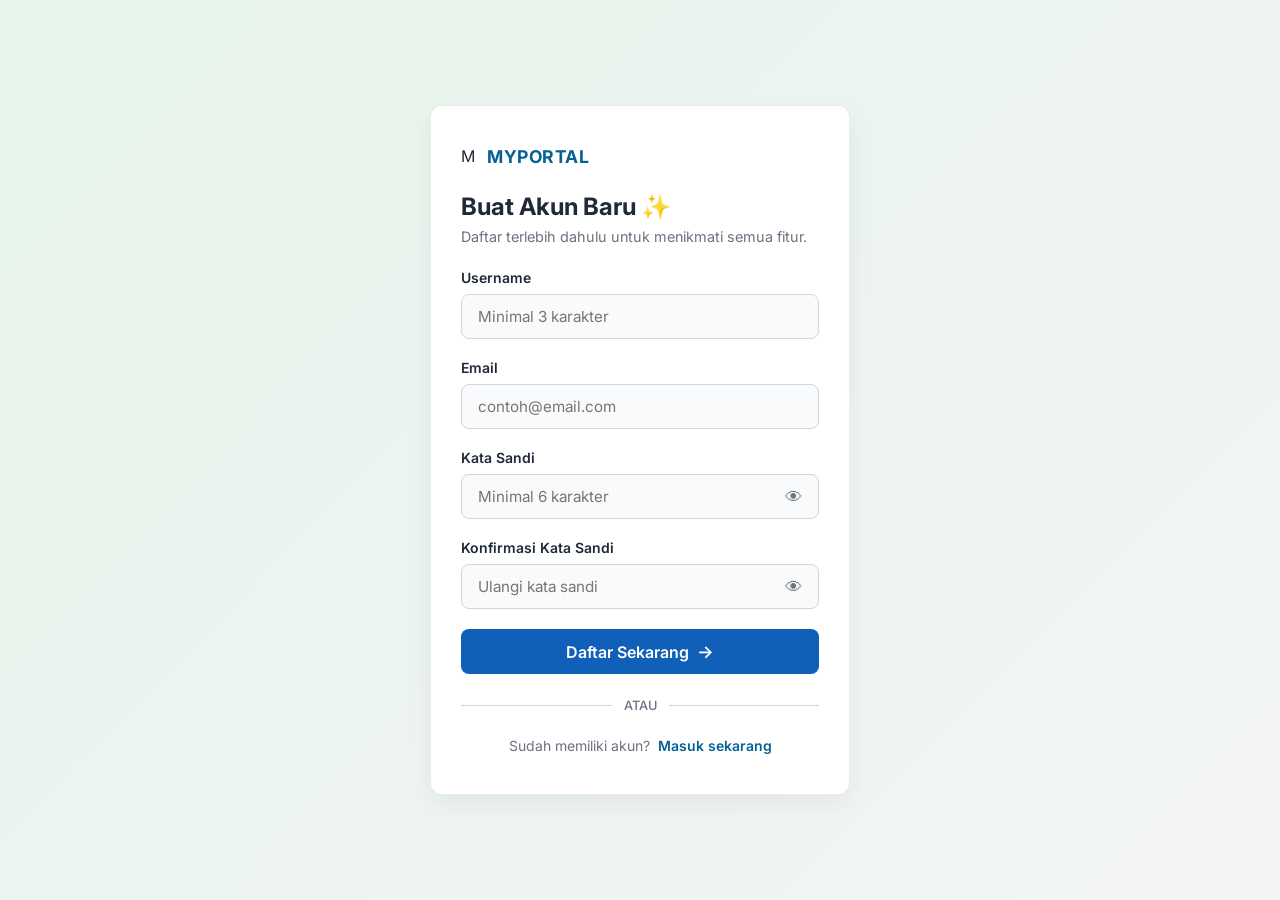
<file: register.html>
<!DOCTYPE html>
<html lang="id">
<head>
    <meta charset="UTF-8">
    <meta name="viewport" content="width=device-width, initial-scale=1.0">
    <title>Daftar | MyPortal</title>
    
    <link rel="stylesheet" href="yan.css">
    <link href="https://fonts.googleapis.com/css2?family=Inter:wght@400;500;600;700;800&display=swap" rel="stylesheet">
</head>
<body>
    <main class="auth-container">
        <section class="auth-card">
            
            <!-- Brand Logo -->
            <div class="brand">
                <div class="brand-logo">M</div>
                <span>MyPortal</span>
            </div>

            <!-- Header -->
            <div class="auth-header">
                <h1>Buat Akun Baru ✨</h1>
                <p>Daftar terlebih dahulu untuk menikmati semua fitur.</p>
            </div>

            <!-- Message Notification -->
            <div id="message" class="message"></div>

            <!-- Form Registrasi -->
            <form id="registerForm">
                <div class="input-group">
                    <label for="username">Username</label>
                    <input type="text" id="username" placeholder="Minimal 3 karakter" required>
                </div>

                <div class="input-group">
                    <label for="email">Email</label>
                    <input type="email" id="email" placeholder="contoh@email.com" required>
                </div>

                <div class="input-group">
                    <label for="password">Kata Sandi</label>
                    <div class="password-wrapper">
                        <input type="password" id="password" placeholder="Minimal 6 karakter" required>
                        <button type="button" class="show-password" onclick="togglePassword('password', this)">👁</button>
                    </div>
                </div>

                <div class="input-group">
                    <label for="confirmPassword">Konfirmasi Kata Sandi</label>
                    <div class="password-wrapper">
                        <input type="password" id="confirmPassword" placeholder="Ulangi kata sandi" required>
                        <button type="button" class="show-password" onclick="togglePassword('confirmPassword', this)">👁</button>
                    </div>
                </div>

                <button type="submit" class="btn-primary">
                    Daftar Sekarang
                    <span>→</span>
                </button>
            </form>

            <div class="divider">
                <span>ATAU</span>
            </div>

            <p class="auth-footer">
                Sudah memiliki akun? <a href="login.html">Masuk sekarang</a>
            </p>
            
        </section>
    </main>

    <script>
        const registerForm = document.getElementById("registerForm");
        const message = document.getElementById("message");

        registerForm.addEventListener("submit", function(e) {
            e.preventDefault();

            const username = document.getElementById("username").value.trim();
            const email = document.getElementById("email").value.trim();
            const password = document.getElementById("password").value;
            const confirmPassword = document.getElementById("confirmPassword").value;

            // Validasi username
            if (username.length < 3) {
                showMessage("Username minimal 3 karakter.");
                return;
            }

            // Validasi password
            if (password.length < 6) {
                showMessage("Kata sandi minimal 6 karakter.");
                return;
            }

            // Validasi konfirmasi password
            if (password !== confirmPassword) {
                showMessage("Konfirmasi kata sandi tidak sama!");
                return;
            }

            // Cek apakah akun sudah ada
            const existingAccount = localStorage.getItem("userAccount");
            if (existingAccount) {
                showMessage("Akun sudah terdaftar. Silakan masuk.");
                return;
            }

            // Simpan akun
            const userAccount = {
                username: username,
                email: email,
                password: password
            };

            localStorage.setItem("userAccount", JSON.stringify(userAccount));

            // Pesan berhasil
            message.innerText = "Pendaftaran berhasil! Mengalihkan ke halaman login...";
            message.classList.add("show", "success");

            // Redirect
            setTimeout(function() {
                window.location.href = "login.html";
            }, 1500);
        });

        function showMessage(text) {
            message.innerText = text;
            message.classList.add("show");
        }

        function togglePassword(inputId, button) {
            const input = document.getElementById(inputId);
            if (input.type === "password") {
                input.type = "text";
                button.innerText = "🙈";
            } else {
                input.type = "password";
                button.innerText = "👁";
            }
        }
    </script>
</body>
</html>
</file>
<file: yan.css>
/* --- Pengaturan Dasar & Variabel --- */
:root {
    --primary-color: #105fb9; /* Hijau Koperasi Modern */
    --primary-dark: #056196;
    --accent-color: #043678;
    --bg-color: #f3f4f6;
    --card-bg: #ffffff;
    --text-main: #1f2937;
    --text-muted: #6b7280;
    --border-color: #d1d5db;
    --error-color: #ef4444;
    --error-bg: #fee2e2;
    --radius: 12px;
}

* {
    margin: 0;
    padding: 0;
    box-sizing: border-box;
    font-family: 'Inter', sans-serif;
}

body {
    background: linear-gradient(135deg, #e6f4ea 0%, #f3f4f6 100%);
    color: var(--text-main);
    min-height: 100vh;
    display: flex;
    justify-content: center;
    align-items: center;
    padding: 20px;
}

/* --- Layout Kontainer Utama --- */
.auth-container {
    width: 100%;
    max-width: 420px;
}

.auth-card {
    background: var(--card-bg);
    padding: 40px 30px;
    border-radius: var(--radius);
    box-shadow: 0 10px 25px rgba(0, 0, 0, 0.05);
    border: 1px solid rgba(229, 231, 235, 0.8);
}

/* --- Bagian Branding & Logo --- */
.brand {
    display: flex;
    align-items: center;
    gap: 12px;
    margin-bottom: 24px;
}

.brand img {
    border-radius: 8px;
    object-fit: cover;
}

.brand span {
    font-weight: 700;
    font-size: 1.1rem;
    color: var(--primary-dark);
    text-transform: uppercase;
    letter-spacing: 0.5px;
}

/* --- Header Form --- */
.auth-header {
    margin-bottom: 24px;
}

.auth-header h1 {
    font-size: 1.5rem;
    font-weight: 700;
    color: var(--text-main);
    margin-bottom: 6px;
    line-height: 1.3;
}

.auth-header p {
    font-size: 0.9rem;
    color: var(--text-muted);
}

/* --- Pesan Error/Notifikasi --- */
.message {
    font-size: 0.85rem;
    padding: 0;
    border-radius: 8px;
    margin-bottom: 0;
    transition: all 0.3s ease;
}

.message.show {
    padding: 12px 16px;
    background-color: var(--error-bg);
    color: var(--error-color);
    border: 1px solid #fecaca;
    margin-bottom: 20px;
}

/* --- Grup Input Form --- */
.input-group {
    margin-bottom: 20px;
}

.input-group label {
    display: block;
    font-size: 0.875rem;
    font-weight: 600;
    margin-bottom: 8px;
    color: var(--text-main);
}

.input-group input {
    width: 100%;
    padding: 12px 16px;
    font-size: 0.95rem;
    border: 1px solid var(--border-color);
    border-radius: 8px;
    outline: none;
    transition: all 0.2s ease;
    background-color: #f9fafb;
}

.input-group input:focus {
    border-color: var(--primary-color);
    background-color: #ffffff;
    box-shadow: 0 0 0 3px rgba(16, 185, 129, 0.15);
}

/* --- Wrapper Kata Sandi & Tombol Mata --- */
.password-wrapper {
    position: relative;
    display: flex;
    align-items: center;
}

.password-wrapper input {
    padding-right: 45px;
}

.show-password {
    position: absolute;
    right: 12px;
    background: none;
    border: none;
    cursor: pointer;
    font-size: 1.1rem;
    color: var(--text-muted);
    padding: 4px;
    display: flex;
    align-items: center;
    justify-content: center;
}

.show-password:hover {
    color: var(--text-main);
}

/* --- Tombol Utama (Masuk) --- */
.btn-primary {
    width: 100%;
    padding: 12px 16px;
    background-color: var(--primary-color);
    color: white;
    border: none;
    border-radius: 8px;
    font-size: 1rem;
    font-weight: 600;
    cursor: pointer;
    display: flex;
    align-items: center;
    justify-content: center;
    gap: 8px;
    transition: background-color 0.2s ease, transform 0.1s ease;
    margin-top: 8px;
}

.btn-primary:hover {
    background-color: var(--primary-dark);
}

.btn-primary:active {
    transform: scale(0.98);
}

.btn-primary span {
    font-size: 1.1rem;
    transition: transform 0.2s ease;
}

.btn-primary:hover span {
    transform: translateX(4px);
}

/* --- Divider (Pemisah ATAU) --- */
.divider {
    display: flex;
    align-items: center;
    text-align: center;
    margin: 24px 0;
    color: var(--text-muted);
    font-size: 0.8rem;
    font-weight: 500;
}

.divider::before,
.divider::after {
    content: '';
    flex: 1;
    border-bottom: 1px solid var(--border-color);
}

.divider span {
    padding: 0 12px;
}

/* --- Footer Auth (Daftar Sekarang) --- */
.auth-footer {
    text-align: center;
    font-size: 0.875rem;
    color: var(--text-muted);
}

.auth-footer a {
    color: var(--primary-dark);
    text-decoration: none;
    font-weight: 600;
    margin-left: 4px;
}

.auth-footer a:hover {
    text-decoration: underline;
}

/* --- Responsif untuk Layar Kecil --- */
@media (max-width: 480px) {
    .auth-card {
        padding: 30px 20px;
        border: none;
        box-shadow: none;
        background: transparent;
    }
    
    body {
        background: var(--card-bg);
    }
}
</file>
